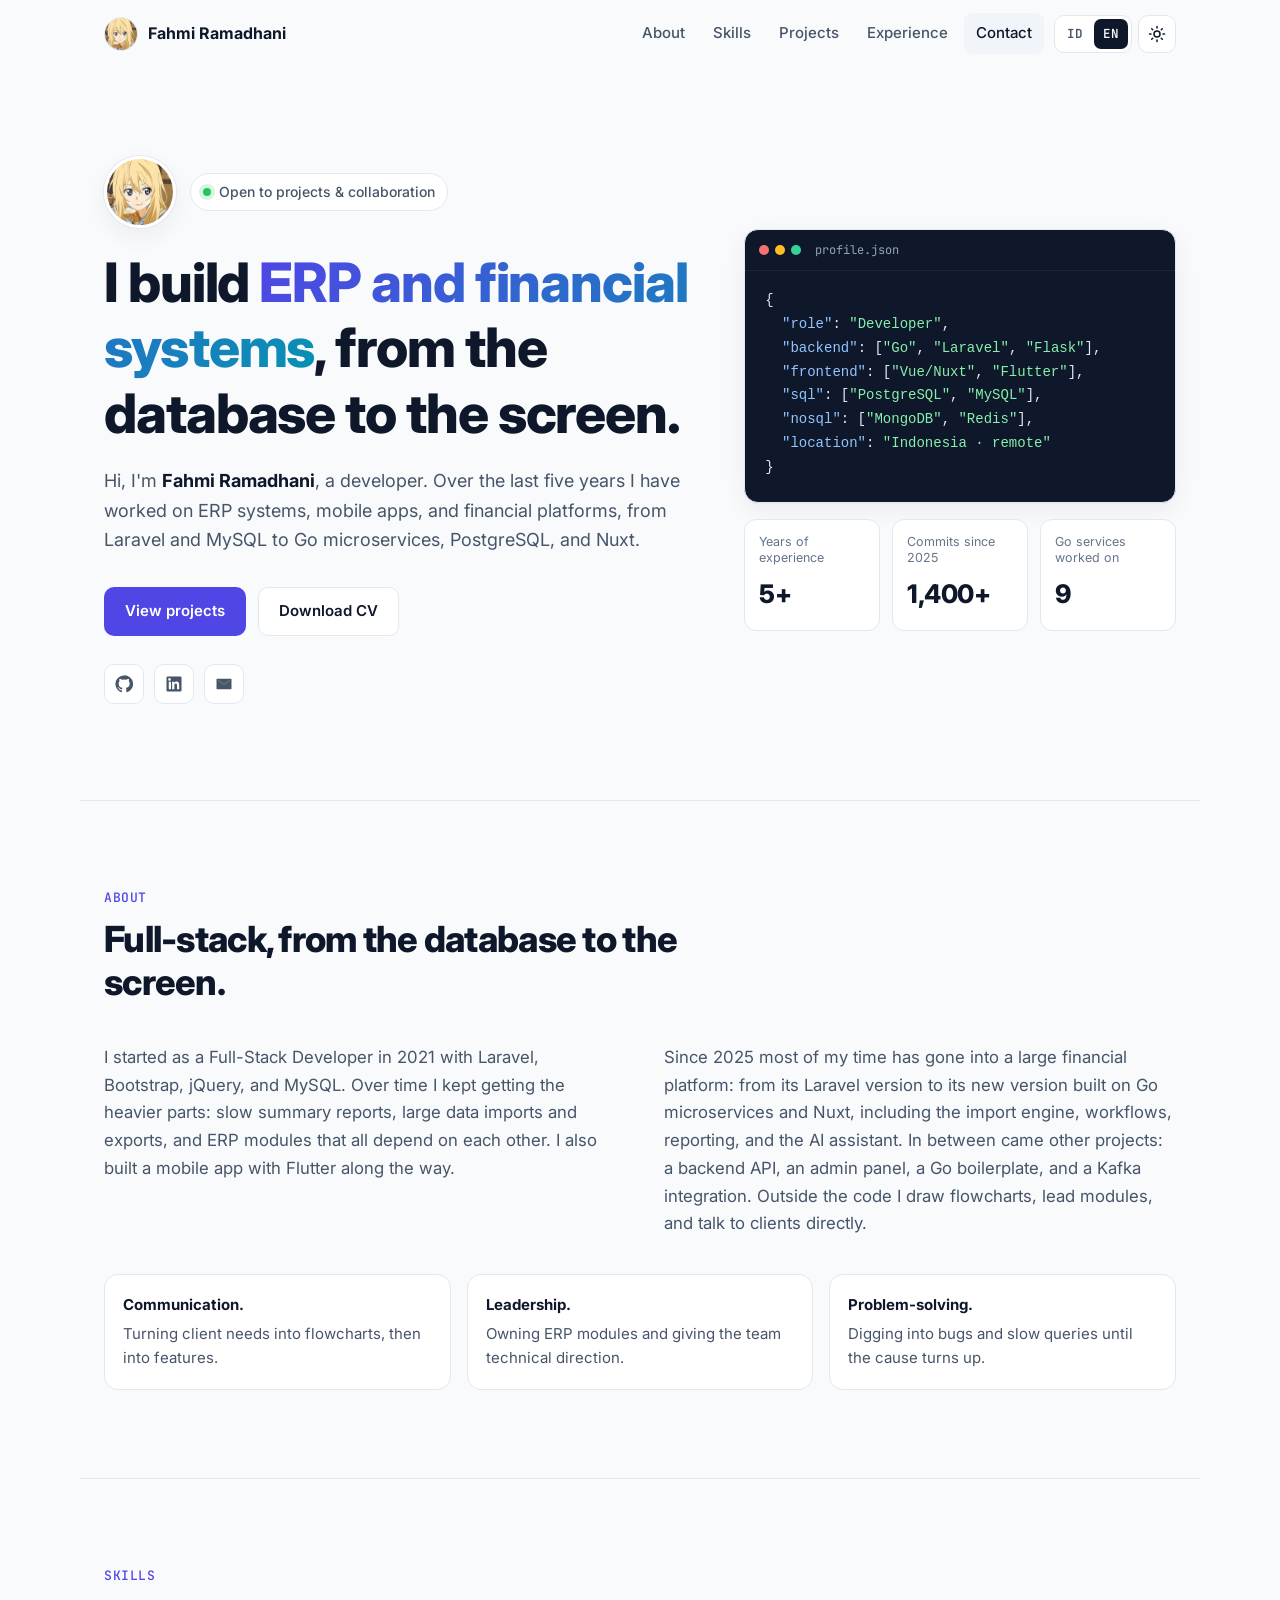
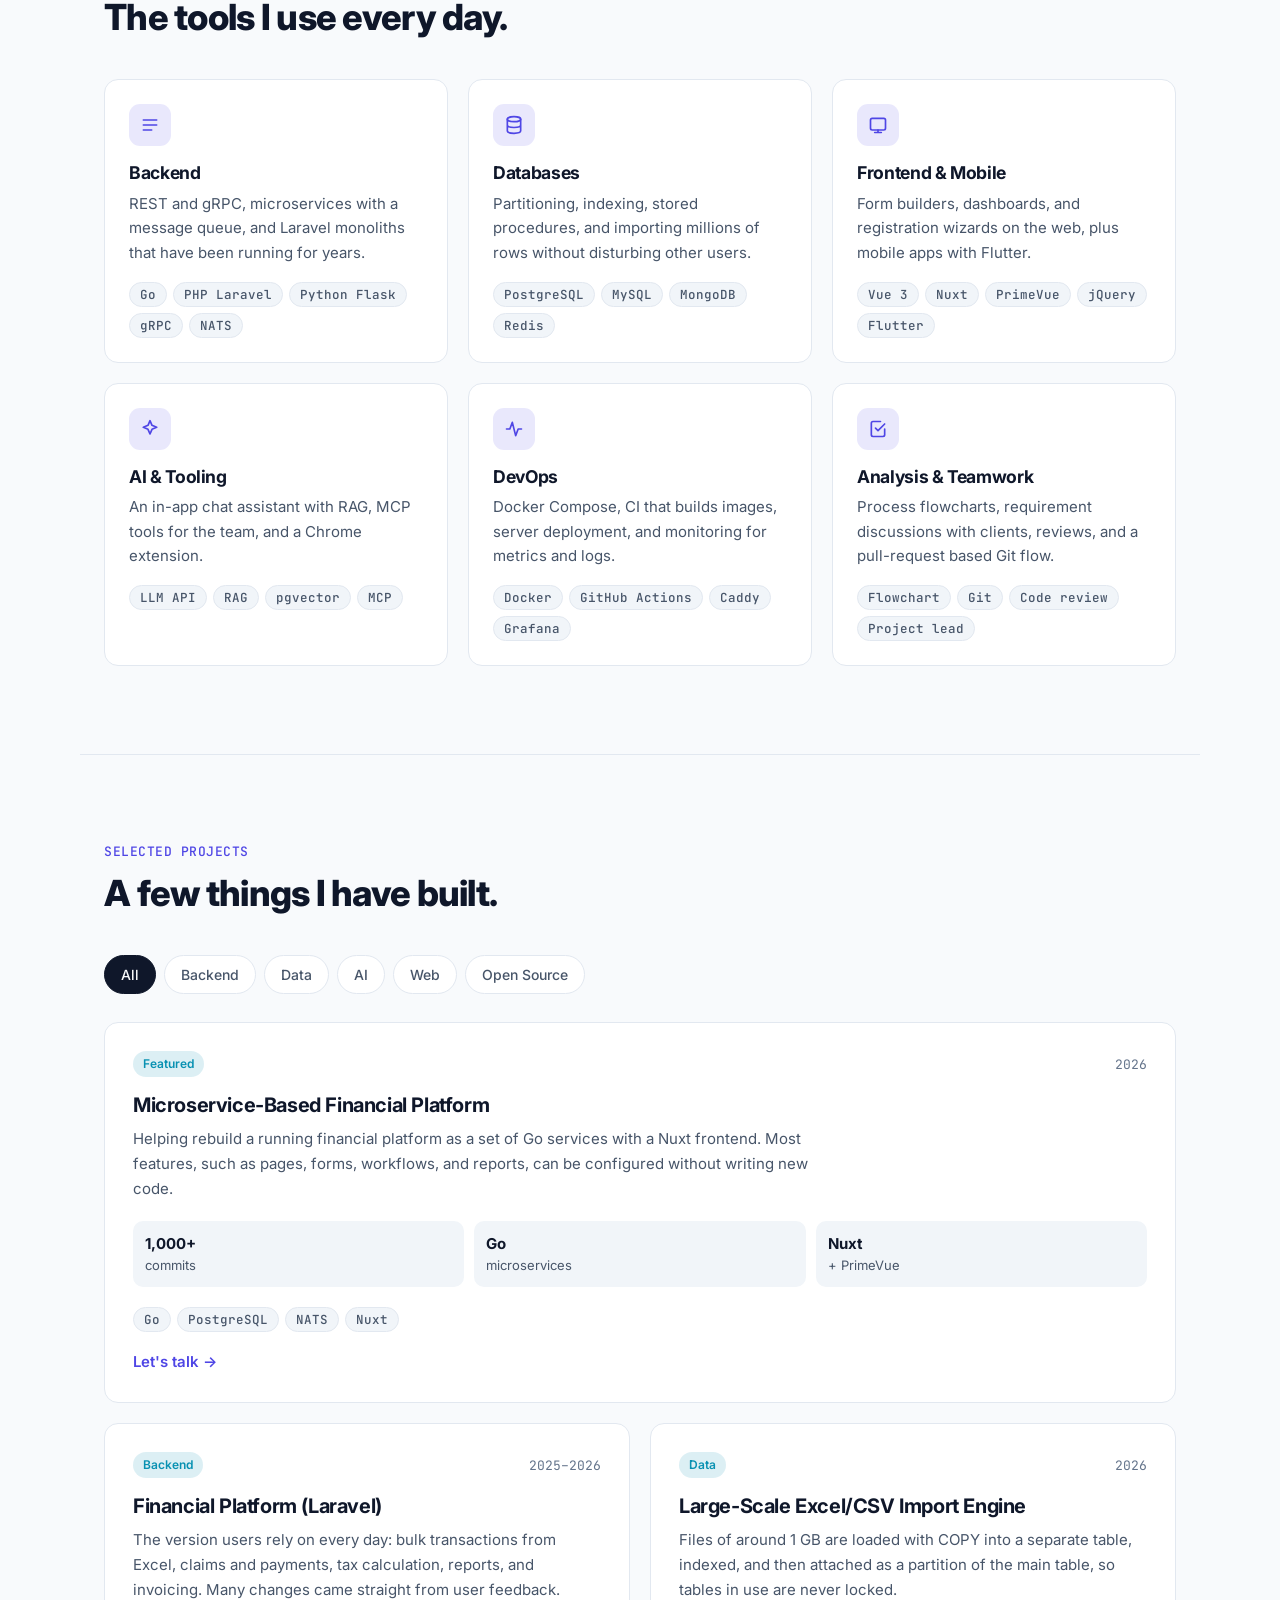
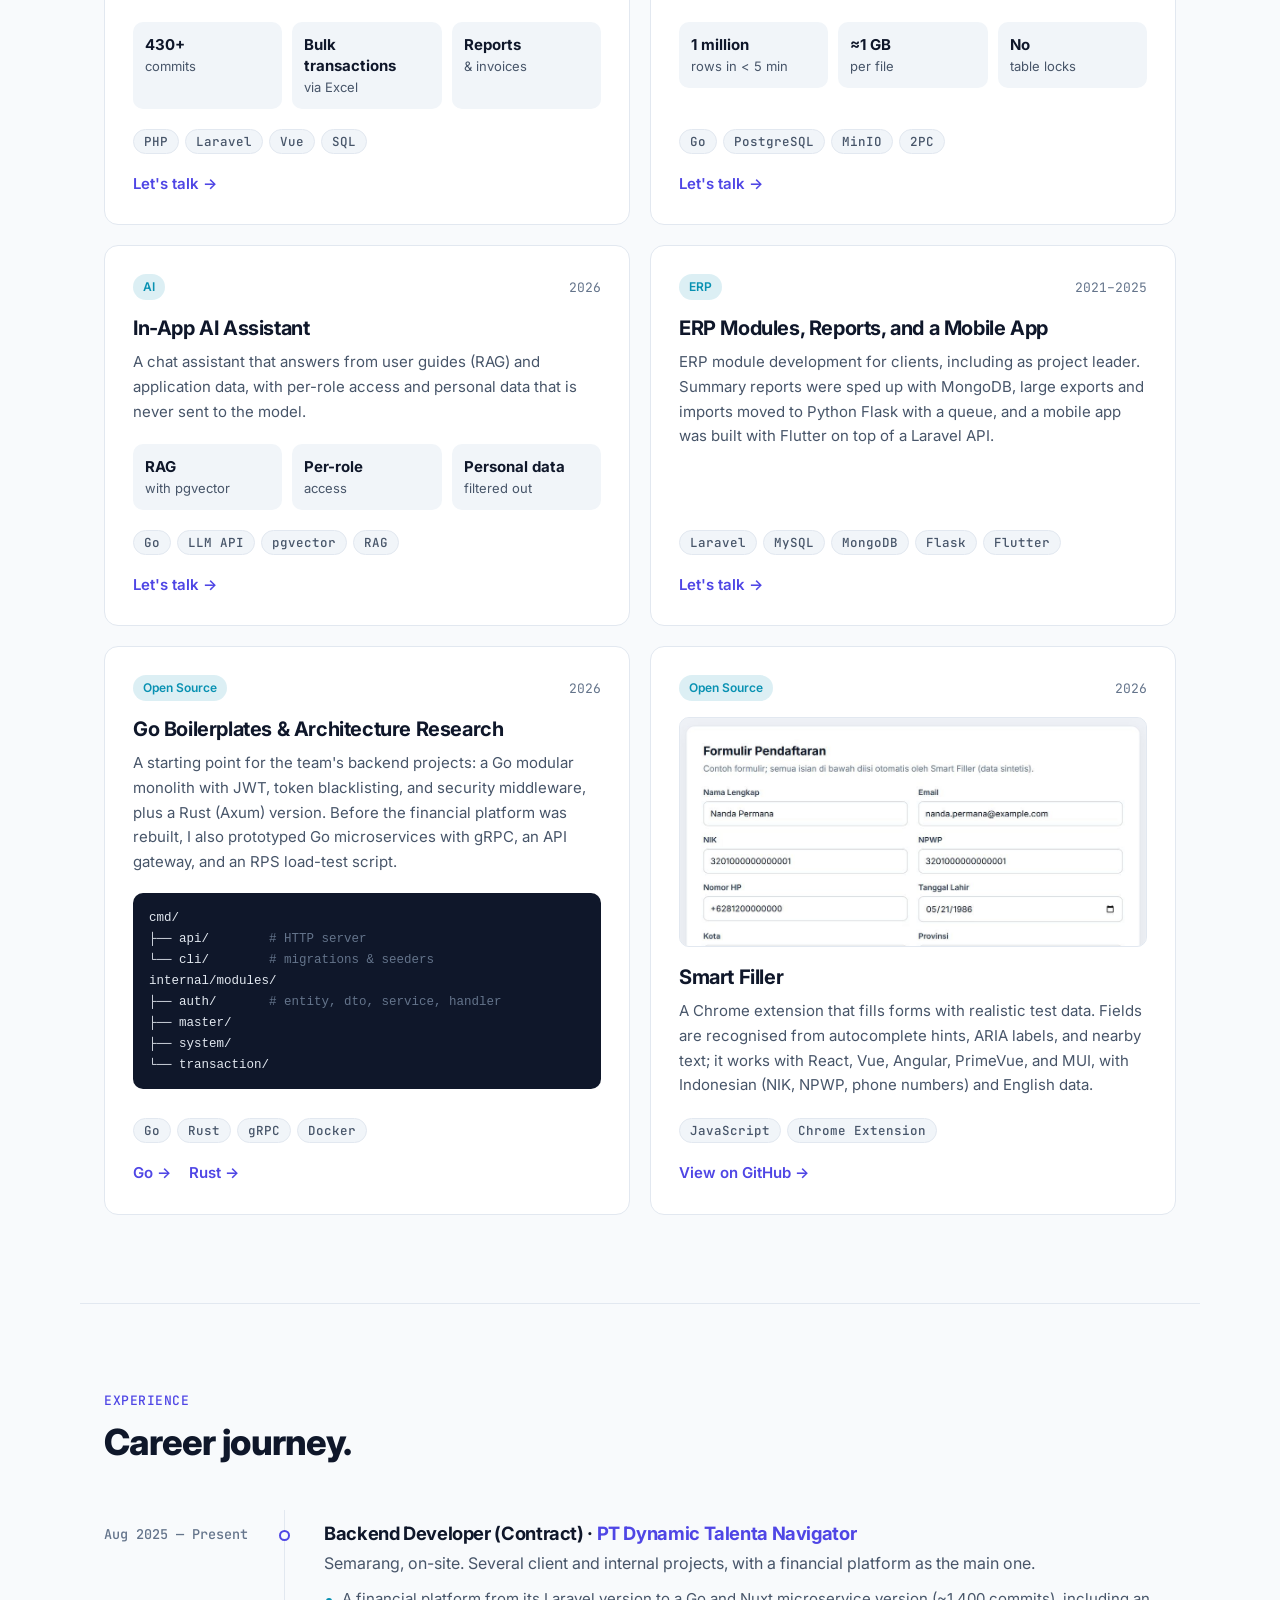
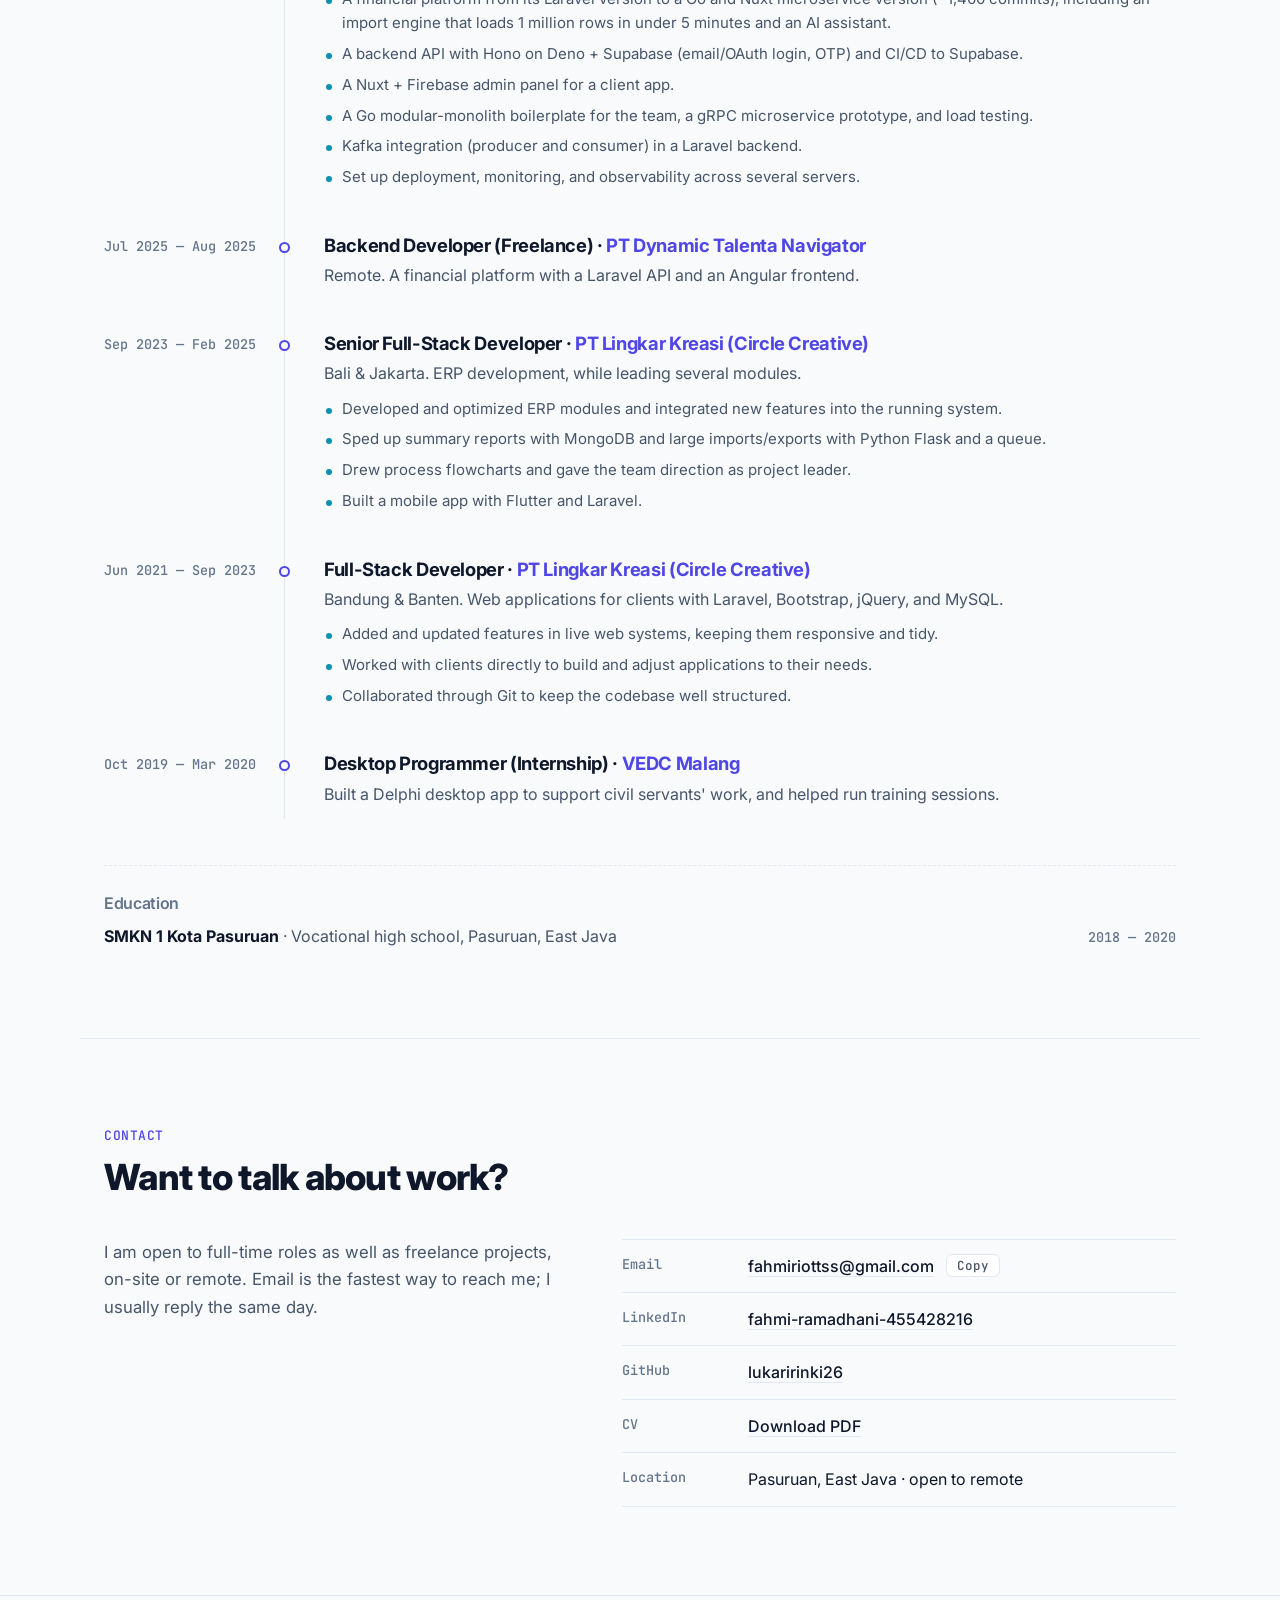
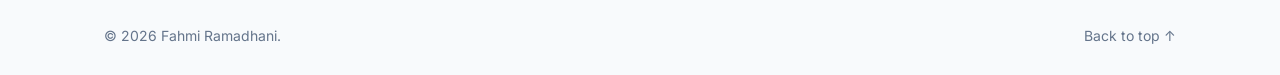
<file: index.html>
<!doctype html>
<html lang="id">
<head>
  <meta charset="utf-8">
  <meta name="viewport" content="width=device-width, initial-scale=1">
  <title data-i18n="meta.title">Fahmi Ramadhani — Developer</title>
  <meta name="description" data-i18n-attr="content:meta.description" content="Portofolio Fahmi Ramadhani, Developer. ERP, platform keuangan, dan backend dengan Laravel, Go, PostgreSQL, dan Nuxt.">
  <meta name="theme-color" content="#0f172a">
  <link rel="canonical" href="https://lukaririnki26.github.io/">

  <meta property="og:type" content="website">
  <meta property="og:title" content="Fahmi Ramadhani — Developer">
  <meta property="og:description" content="ERP, platform keuangan, dan backend dengan Laravel, Go, PostgreSQL, dan Nuxt.">
  <meta property="og:url" content="https://lukaririnki26.github.io/">
  <meta property="og:locale" content="id_ID">
  <meta property="og:locale:alternate" content="en_US">
  <meta property="og:image" content="https://lukaririnki26.github.io/assets/img/og.jpg">
  <meta property="og:image:width" content="1200">
  <meta property="og:image:height" content="630">
  <meta property="og:image:alt" content="Fahmi Ramadhani, Developer">
  <meta name="twitter:card" content="summary_large_image">
  <meta name="twitter:image" content="https://lukaririnki26.github.io/assets/img/og.jpg">

  <link rel="icon" href="/assets/img/favicon.png" type="image/png">
  <link rel="apple-touch-icon" href="/assets/img/apple-touch-icon.png">
  <link rel="preconnect" href="https://fonts.googleapis.com">
  <link rel="preconnect" href="https://fonts.gstatic.com" crossorigin>
  <link href="https://fonts.googleapis.com/css2?family=Inter:wght@400;500;600;700;800&family=JetBrains+Mono:wght@400;500&display=swap" rel="stylesheet">
  <link rel="stylesheet" href="/assets/css/style.css">

  <script>
    // Apply theme and language before first paint to avoid a flash.
    (function () {
      var root = document.documentElement;
      root.classList.add('js');
      try {
        var t = localStorage.getItem('theme');
        if (t === 'light' || t === 'dark') root.setAttribute('data-theme', t);
        var l = localStorage.getItem('lang');
        if (l !== 'id' && l !== 'en') l = /^id\b/i.test(navigator.language || '') ? 'id' : 'en';
        if (l === 'en') {
          root.classList.add('i18n-pending');
          // Safety net: show text even if i18n.js fails to load.
          setTimeout(function () { root.classList.remove('i18n-pending'); }, 1500);
        }
        root.setAttribute('data-lang', l);
      } catch (e) {}
    })();
  </script>

  <script type="application/ld+json">
  {
    "@context": "https://schema.org",
    "@type": "Person",
    "name": "Fahmi Ramadhani",
    "jobTitle": "Developer",
    "worksFor": { "@type": "Organization", "name": "PT Dynamic Talenta Navigator" },
    "url": "https://lukaririnki26.github.io/",
    "email": "mailto:fahmiriottss@gmail.com",
    "sameAs": ["https://github.com/lukaririnki26", "https://www.linkedin.com/in/fahmi-ramadhani-455428216/"]
  }
  </script>
</head>
<body>
  <a class="skip-link" href="#main" data-i18n="skip">Lewati ke konten</a>

  <header class="site-header" id="top">
    <nav class="nav container" data-i18n-attr="aria-label:nav.aria" aria-label="Navigasi utama">
      <a class="brand" href="#top" data-i18n-attr="aria-label:nav.home" aria-label="Beranda">
        <img class="brand-mark" src="/assets/img/avatar.jpg" alt="" width="34" height="34">
        <span class="brand-name">Fahmi Ramadhani</span>
      </a>

      <button class="nav-toggle" aria-expanded="false" aria-controls="nav-menu" aria-label="Buka menu">
        <span></span><span></span><span></span>
      </button>

      <ul class="nav-menu" id="nav-menu">
        <li><a href="#about" data-i18n="nav.about">Tentang</a></li>
        <li><a href="#skills" data-i18n="nav.skills">Keahlian</a></li>
        <li><a href="#projects" data-i18n="nav.projects">Proyek</a></li>
        <li><a href="#experience" data-i18n="nav.experience">Pengalaman</a></li>
        <li><a href="#contact" data-i18n="nav.contact">Kontak</a></li>
        <li class="nav-tools">
          <div class="lang-switch" role="group" data-i18n-attr="aria-label:lang.aria" aria-label="Pilih bahasa">
            <button type="button" data-lang-btn="id" aria-pressed="true" lang="id">ID</button>
            <button type="button" data-lang-btn="en" aria-pressed="false" lang="en">EN</button>
          </div>
          <button class="theme-toggle" type="button" data-i18n-attr="aria-label:theme.aria" aria-label="Ganti tema terang/gelap">
            <svg class="icon-sun" viewBox="0 0 24 24" aria-hidden="true"><circle cx="12" cy="12" r="4"/><path d="M12 2v2M12 20v2M4.9 4.9l1.4 1.4M17.7 17.7l1.4 1.4M2 12h2M20 12h2M4.9 19.1l1.4-1.4M17.7 6.3l1.4-1.4"/></svg>
            <svg class="icon-moon" viewBox="0 0 24 24" aria-hidden="true"><path d="M21 12.8A9 9 0 1 1 11.2 3a7 7 0 0 0 9.8 9.8z"/></svg>
          </button>
        </li>
      </ul>
    </nav>
  </header>

  <main id="main">
    <!-- HERO -->
    <section class="hero container">
      <div class="hero-text">
        <div class="hero-id">
          <img class="avatar" src="/assets/img/avatar.jpg" alt="Foto profil Fahmi Ramadhani" data-i18n-attr="alt:hero.avatar" width="72" height="72">
          <p class="eyebrow"><span class="dot" aria-hidden="true"></span> <span data-i18n="hero.badge">Terbuka untuk proyek &amp; kolaborasi</span></p>
        </div>
        <h1 data-i18n="hero.title">Saya membangun <span class="grad">ERP dan sistem keuangan</span>, dari database sampai layar.</h1>
        <p class="lead" data-i18n="hero.lead">
            Halo, saya <strong>Fahmi Ramadhani</strong>, seorang developer. Lima tahun terakhir saya mengerjakan ERP, aplikasi mobile, dan platform keuangan, mulai dari Laravel dan MySQL sampai microservice Go, PostgreSQL, dan Nuxt.
          </p>
        <div class="hero-cta">
          <a class="btn btn-primary" href="#projects" data-i18n="hero.cta.projects">Lihat proyek</a>
          <a class="btn btn-ghost" href="/assets/cv.pdf" download="CV-Fahmi-Ramadhani.pdf" data-i18n="hero.cta.cv">Unduh CV</a>
        </div>
        <ul class="hero-social" data-i18n-attr="aria-label:hero.social" aria-label="Tautan sosial">
          <li><a href="https://github.com/lukaririnki26" target="_blank" rel="noopener" aria-label="GitHub">
            <svg viewBox="0 0 24 24" aria-hidden="true"><path d="M12 .5a11.5 11.5 0 0 0-3.6 22.4c.6.1.8-.3.8-.6v-2c-3.2.7-3.9-1.5-3.9-1.5-.5-1.3-1.3-1.7-1.3-1.7-1-.7.1-.7.1-.7 1.2.1 1.8 1.2 1.8 1.2 1 1.8 2.8 1.3 3.5 1 .1-.8.4-1.3.7-1.6-2.6-.3-5.3-1.3-5.3-5.7 0-1.3.5-2.3 1.2-3.1-.1-.3-.5-1.5.1-3.1 0 0 1-.3 3.2 1.2a11 11 0 0 1 5.8 0c2.2-1.5 3.2-1.2 3.2-1.2.6 1.6.2 2.8.1 3.1.8.8 1.2 1.9 1.2 3.1 0 4.4-2.7 5.4-5.3 5.7.4.4.8 1.1.8 2.2v3.2c0 .3.2.7.8.6A11.5 11.5 0 0 0 12 .5z"/></svg>
          </a></li>
          <li><a href="https://www.linkedin.com/in/fahmi-ramadhani-455428216/" target="_blank" rel="noopener" aria-label="LinkedIn">
            <svg viewBox="0 0 24 24" aria-hidden="true"><path d="M20.5 2h-17A1.5 1.5 0 0 0 2 3.5v17A1.5 1.5 0 0 0 3.5 22h17a1.5 1.5 0 0 0 1.5-1.5v-17A1.5 1.5 0 0 0 20.5 2zM8 19H5V9h3zM6.5 7.7a1.8 1.8 0 1 1 0-3.5 1.8 1.8 0 0 1 0 3.5zM19 19h-3v-4.9c0-1.2 0-2.7-1.6-2.7S12.5 12.7 12.5 14v5h-3V9h2.9v1.4h.1a3.2 3.2 0 0 1 2.8-1.6c3.1 0 3.6 2 3.6 4.6z"/></svg>
          </a></li>
          <li><a href="mailto:fahmiriottss@gmail.com" aria-label="Email">
            <svg viewBox="0 0 24 24" aria-hidden="true"><path d="M3 5h18a1 1 0 0 1 1 1v12a1 1 0 0 1-1 1H3a1 1 0 0 1-1-1V6a1 1 0 0 1 1-1zm9 7.2L4 7v.3l8 5.2 8-5.2V7z"/></svg>
          </a></li>
        </ul>
      </div>

      <aside class="hero-card" data-i18n-attr="aria-label:hero.summary" aria-label="Ringkasan">
        <div class="terminal">
          <div class="terminal-bar" aria-hidden="true"><i></i><i></i><i></i><span data-i18n="code.file">profil.json</span></div>
<pre><code data-i18n="code.body">{
  <span class="k">"peran"</span>: <span class="s">"Developer"</span>,
  <span class="k">"backend"</span>: [<span class="s">"Go"</span>, <span class="s">"Laravel"</span>, <span class="s">"Flask"</span>],
  <span class="k">"frontend"</span>: [<span class="s">"Vue/Nuxt"</span>, <span class="s">"Flutter"</span>],
  <span class="k">"sql"</span>: [<span class="s">"PostgreSQL"</span>, <span class="s">"MySQL"</span>],
  <span class="k">"nosql"</span>: [<span class="s">"MongoDB"</span>, <span class="s">"Redis"</span>],
  <span class="k">"lokasi"</span>: <span class="s">"Indonesia · remote"</span>
}</code></pre>
        </div>
        <dl class="stats">
          <div><dt data-i18n="stats.years">Tahun pengalaman</dt><dd data-count>5+</dd></div>
          <div><dt data-i18n="stats.commits">Commit sejak 2025</dt><dd data-count data-i18n="stats.commits.v">1.400+</dd></div>
          <div><dt data-i18n="stats.services">Layanan Go dikerjakan</dt><dd data-count>9</dd></div>
        </dl>
      </aside>
    </section>

    <!-- ABOUT -->
    <section class="section container" id="about" aria-labelledby="about-title">
      <div class="section-head reveal">
        <p class="kicker" data-i18n="about.kicker">Tentang</p>
        <h2 id="about-title" data-i18n="about.title">Full-stack, dari database sampai layar.</h2>
      </div>
      <div class="about reveal">
        <p data-i18n="about.p1">
          Saya mulai sebagai Full-Stack Developer pada 2021 dengan Laravel, Bootstrap, jQuery, dan MySQL. Lama-lama
          saya makin sering kebagian bagian yang berat: laporan ringkasan yang lambat, import dan export data besar,
          serta modul ERP yang saling terhubung. Saya juga sempat membuat aplikasi mobile dengan Flutter.
        </p>
        <p data-i18n="about.p2">
            Sejak 2025 sebagian besar waktu saya ada di sebuah platform keuangan berskala besar: dari versi Laravel sampai versi barunya yang berbasis microservice Go dan Nuxt, termasuk engine import, workflow, laporan, dan asisten AI-nya. Di sela itu ada proyek lain: backend API, admin panel, boilerplate Go, dan integrasi Kafka. Di luar kode, saya biasa membuat flowchart, memimpin modul, dan berdiskusi langsung dengan klien.
          </p>
        <ul class="values">
          <li data-i18n="about.v1"><strong>Komunikasi.</strong> Menerjemahkan kebutuhan klien jadi flowchart, lalu jadi fitur.</li>
          <li data-i18n="about.v2"><strong>Memimpin.</strong> Memegang modul ERP dan memberi arahan teknis ke tim.</li>
          <li data-i18n="about.v3"><strong>Problem-solving.</strong> Membongkar bug dan query lambat sampai ketemu penyebabnya.</li>
        </ul>
      </div>
    </section>

    <!-- SKILLS -->
    <section class="section container" id="skills" aria-labelledby="skills-title">
      <div class="section-head reveal">
        <p class="kicker" data-i18n="skills.kicker">Keahlian</p>
        <h2 id="skills-title" data-i18n="skills.title">Alat yang saya pakai sehari-hari.</h2>
      </div>
      <div class="skills">
        <article class="skill-card reveal">
          <div class="skill-icon" aria-hidden="true">
            <svg viewBox="0 0 24 24"><path d="M4 6h16M4 12h16M4 18h10"/></svg>
          </div>
          <h3 data-i18n="skills.backend.t">Backend</h3>
          <p data-i18n="skills.backend.d">REST dan gRPC, microservice dengan message queue, sampai monolit Laravel yang sudah berjalan bertahun-tahun.</p>
          <ul class="tags"><li>Go</li><li>PHP Laravel</li><li>Python Flask</li><li>gRPC</li><li>NATS</li></ul>
        </article>
        <article class="skill-card reveal">
          <div class="skill-icon" aria-hidden="true">
            <svg viewBox="0 0 24 24"><ellipse cx="12" cy="5" rx="8" ry="3"/><path d="M4 5v14c0 1.7 3.6 3 8 3s8-1.3 8-3V5M4 12c0 1.7 3.6 3 8 3s8-1.3 8-3"/></svg>
          </div>
          <h3 data-i18n="skills.data.t">Database</h3>
          <p data-i18n="skills.data.d">Partisi, indeks, stored procedure, dan import jutaan baris tanpa mengganggu pengguna lain.</p>
          <ul class="tags"><li>PostgreSQL</li><li>MySQL</li><li>MongoDB</li><li>Redis</li></ul>
        </article>
        <article class="skill-card reveal">
          <div class="skill-icon" aria-hidden="true">
            <svg viewBox="0 0 24 24"><rect x="3" y="4" width="18" height="14" rx="2"/><path d="M8 21h8M12 18v3"/></svg>
          </div>
          <h3 data-i18n="skills.fe.t">Frontend &amp; Mobile</h3>
          <p data-i18n="skills.fe.d">Form builder, dashboard, dan wizard pendaftaran di web, plus aplikasi mobile dengan Flutter.</p>
          <ul class="tags"><li>Vue 3</li><li>Nuxt</li><li>PrimeVue</li><li>jQuery</li><li>Flutter</li></ul>
        </article>
        <article class="skill-card reveal">
          <div class="skill-icon" aria-hidden="true">
            <svg viewBox="0 0 24 24"><path d="M12 2l2.4 5.6L20 10l-5.6 2.4L12 18l-2.4-5.6L4 10l5.6-2.4z"/></svg>
          </div>
          <h3 data-i18n="skills.ai.t">AI &amp; Tooling</h3>
          <p data-i18n="skills.ai.d">Asisten chat dengan RAG di dalam aplikasi, tool MCP untuk tim, dan ekstensi Chrome.</p>
          <ul class="tags"><li>LLM API</li><li>RAG</li><li>pgvector</li><li>MCP</li></ul>
        </article>
        <article class="skill-card reveal">
          <div class="skill-icon" aria-hidden="true">
            <svg viewBox="0 0 24 24"><path d="M3 12h4l3-8 4 16 3-8h4"/></svg>
          </div>
          <h3 data-i18n="skills.ops.t">DevOps</h3>
          <p data-i18n="skills.ops.d">Docker Compose, CI yang membangun image, deploy ke server, dan monitoring metrik serta log.</p>
          <ul class="tags"><li>Docker</li><li>GitHub Actions</li><li>Caddy</li><li>Grafana</li></ul>
        </article>
        <article class="skill-card reveal">
          <div class="skill-icon" aria-hidden="true">
            <svg viewBox="0 0 24 24"><path d="M9 11l3 3 8-8"/><path d="M20 12v7a2 2 0 0 1-2 2H6a2 2 0 0 1-2-2V5a2 2 0 0 1 2-2h9"/></svg>
          </div>
          <h3 data-i18n="skills.qa.t">Analisis &amp; Kerja Tim</h3>
          <p data-i18n="skills.qa.d">Flowchart proses, diskusi kebutuhan dengan klien, review, dan alur Git berbasis pull request.</p>
          <ul class="tags"><li>Flowchart</li><li>Git</li><li>Code review</li><li>Project lead</li></ul>
        </article>
      </div>
    </section>

    <!-- PROJECTS -->
    <section class="section container" id="projects" aria-labelledby="projects-title">
      <div class="section-head reveal">
        <p class="kicker" data-i18n="projects.kicker">Proyek Pilihan</p>
        <h2 id="projects-title" data-i18n="projects.title">Beberapa hal yang pernah saya bangun.</h2>
      </div>

      <div class="filters reveal" role="group" data-i18n-attr="aria-label:projects.filter" aria-label="Saring proyek">
        <button class="chip is-active" data-filter="all" aria-pressed="true" data-i18n="projects.all">Semua</button>
        <button class="chip" data-filter="backend" aria-pressed="false">Backend</button>
        <button class="chip" data-filter="data" aria-pressed="false">Data</button>
        <button class="chip" data-filter="ai" aria-pressed="false">AI</button>
        <button class="chip" data-filter="web" aria-pressed="false">Web</button>
        <button class="chip" data-filter="oss" aria-pressed="false">Open Source</button>
      </div>

      <div class="projects">
        <article class="project project-featured reveal" data-category="backend data">
          <div class="project-top">
            <span class="project-badge" data-i18n="p1.badge">Unggulan</span>
            <span class="project-year">2026</span>
          </div>
          <h3 data-i18n="p1.t">Platform Keuangan Berbasis Microservice</h3>
          <p data-i18n="p1.d">
            Ikut membangun ulang platform keuangan yang sudah berjalan menjadi beberapa layanan Go dengan frontend Nuxt. Sebagian besar fitur, seperti halaman, formulir, alur kerja, dan laporan, bisa dikonfigurasi tanpa menulis kode baru.
          </p>
          <ul class="metrics">
            <li data-i18n="p1.m1"><strong>1.000+</strong> commit</li>
            <li data-i18n="p1.m2"><strong>Go</strong> microservice</li>
            <li data-i18n="p1.m3"><strong>Nuxt</strong> + PrimeVue</li>
          </ul>
          <ul class="tags"><li>Go</li><li>PostgreSQL</li><li>NATS</li><li>Nuxt</li></ul>
          <div class="project-links">
            <a href="#contact" data-i18n="link.discuss">Diskusikan →</a>
          </div>
        </article>

        <article class="project reveal" data-category="backend web">
          <div class="project-top">
            <span class="project-badge">Backend</span>
            <span class="project-year">2025–2026</span>
          </div>
          <h3 data-i18n="p2.t">Platform Keuangan (Laravel)</h3>
          <p data-i18n="p2.d">
            Versi yang dipakai pengguna setiap hari: transaksi massal lewat Excel, klaim dan pembayaran, perhitungan pajak, laporan, dan invoice. Banyak perubahan datang langsung dari masukan pengguna.
          </p>
          <ul class="metrics">
            <li data-i18n="p2.m1"><strong>430+</strong> commit</li>
            <li data-i18n="p2.m2"><strong>Transaksi massal</strong> via Excel</li>
            <li data-i18n="p2.m3"><strong>Laporan</strong> &amp; invoice</li>
          </ul>
          <ul class="tags"><li>PHP</li><li>Laravel</li><li>Vue</li><li>SQL</li></ul>
          <div class="project-links">
            <a href="#contact" data-i18n="link.discuss">Diskusikan →</a>
          </div>
        </article>

        <article class="project reveal" data-category="data">
          <div class="project-top">
            <span class="project-badge">Data</span>
            <span class="project-year">2026</span>
          </div>
          <h3 data-i18n="p3.t">Engine Import Excel/CSV Skala Besar</h3>
          <p data-i18n="p3.d">
            File sampai sekitar 1 GB dimuat dengan COPY ke tabel terpisah, diindeks, lalu dipasang sebagai partisi ke tabel utama, sehingga tabel yang sedang dipakai tidak terkunci.
          </p>
          <ul class="metrics">
            <li data-i18n="p3.m1"><strong>1 juta</strong> baris &lt; 5 menit</li>
            <li data-i18n="p3.m2"><strong>≈1 GB</strong> per file</li>
            <li data-i18n="p3.m3"><strong>Tanpa</strong> mengunci tabel</li>
          </ul>
          <ul class="tags"><li>Go</li><li>PostgreSQL</li><li>MinIO</li><li>2PC</li></ul>
          <div class="project-links">
            <a href="#contact" data-i18n="link.discuss">Diskusikan →</a>
          </div>
        </article>

        <article class="project reveal" data-category="ai">
          <div class="project-top">
            <span class="project-badge">AI</span>
            <span class="project-year">2026</span>
          </div>
          <h3 data-i18n="p4.t">Asisten AI di Dalam Aplikasi</h3>
          <p data-i18n="p4.d">
            Asisten chat yang menjawab dari dokumen panduan (RAG) dan data aplikasi, dengan akses per role dan data pribadi yang tidak pernah dikirim ke model.
          </p>
          <ul class="metrics">
            <li data-i18n="p4.m1"><strong>RAG</strong> dengan pgvector</li>
            <li data-i18n="p4.m2"><strong>Akses</strong> per role</li>
            <li data-i18n="p4.m3"><strong>Data pribadi</strong> tersaring</li>
          </ul>
          <ul class="tags"><li>Go</li><li>LLM API</li><li>pgvector</li><li>RAG</li></ul>
          <div class="project-links">
            <a href="#contact" data-i18n="link.discuss">Diskusikan →</a>
          </div>
        </article>

        <article class="project reveal" data-category="backend data web">
          <div class="project-top">
            <span class="project-badge">ERP</span>
            <span class="project-year">2021–2025</span>
          </div>
          <h3 data-i18n="p5.t">Modul ERP, Laporan, dan Aplikasi Mobile</h3>
          <p data-i18n="p5.d">
            Pengembangan modul ERP untuk klien, termasuk sebagai project leader. Laporan ringkasan dipercepat dengan
            MongoDB, export dan import data besar dipindah ke Python Flask dengan antrean, dan aplikasi mobile
            dibangun dengan Flutter di atas API Laravel.
          </p>
          <ul class="tags"><li>Laravel</li><li>MySQL</li><li>MongoDB</li><li>Flask</li><li>Flutter</li></ul>
          <div class="project-links">
            <a href="#contact" data-i18n="link.discuss">Diskusikan →</a>
          </div>
        </article>

        <article class="project reveal" data-category="backend oss">
          <div class="project-top">
            <span class="project-badge">Open Source</span>
            <span class="project-year">2026</span>
          </div>
          <h3 data-i18n="p9.t">Boilerplate &amp; Riset Arsitektur Go</h3>
          <p data-i18n="p9.d">
            Titik awal proyek backend tim: Go modular monolith dengan JWT, blacklist token, dan middleware keamanan, plus versi Rust (Axum). Sebelum platform keuangan dibangun ulang, saya juga membuat prototipe microservice Go dengan gRPC, API gateway, dan skrip uji beban RPS.
          </p>
          <pre class="project-code" aria-label="Struktur folder boilerplate-go" data-i18n-attr="aria-label:p9.code"><code>cmd/
├── api/        <span class="c"># HTTP server</span>
└── cli/        <span class="c"># migrations &amp; seeders</span>
internal/modules/
├── auth/       <span class="c"># entity, dto, service, handler</span>
├── master/
├── system/
└── transaction/</code></pre>
          <ul class="tags"><li>Go</li><li>Rust</li><li>gRPC</li><li>Docker</li></ul>
          <div class="project-links">
            <a href="https://github.com/lukaririnki26/boilerplate-go" target="_blank" rel="noopener">Go →</a>
            <a href="https://github.com/lukaririnki26/boilerplate-rust" target="_blank" rel="noopener">Rust →</a>
          </div>
        </article>

        <article class="project reveal" data-category="oss">
          <div class="project-top">
            <span class="project-badge">Open Source</span>
            <span class="project-year">2026</span>
          </div>
          <div class="project-shot"><img src="/assets/img/smart-filler-demo.jpg" width="1040" height="872" loading="lazy" alt="Formulir pendaftaran yang diisi otomatis oleh Smart Filler dengan data sintetis" data-i18n-attr="alt:p6.shot"></div>
          <h3>Smart Filler</h3>
          <p data-i18n="p6.d">
            Ekstensi Chrome yang mengisi form dengan data uji yang realistis. Field dikenali dari autocomplete, label
            ARIA, dan teks di sekitarnya; bekerja di React, Vue, Angular, PrimeVue, dan MUI, dengan data Indonesia
            (NIK, NPWP, nomor HP) dan Inggris.
          </p>
          <ul class="tags"><li>JavaScript</li><li>Chrome Extension</li></ul>
          <div class="project-links">
            <a href="https://github.com/lukaririnki26/smart-filler" target="_blank" rel="noopener" data-i18n="link.github">Lihat di GitHub →</a>
          </div>
        </article>
      </div>
    </section>

    <!-- EXPERIENCE -->
    <section class="section container" id="experience" aria-labelledby="experience-title">
      <div class="section-head reveal">
        <p class="kicker" data-i18n="exp.kicker">Pengalaman</p>
        <h2 id="experience-title" data-i18n="exp.title">Perjalanan kerja.</h2>
      </div>
      <ol class="timeline reveal-line">
        <li class="reveal">
          <div class="when" data-i18n="exp.0.when">Agu 2025 — Sekarang</div>
          <div class="what">
            <h3 data-i18n="exp.0.t">Backend Developer (Kontrak) · <span>PT Dynamic Talenta Navigator</span></h3>
            <p data-i18n="exp.0.d">Semarang, on-site. Beberapa proyek klien dan internal, dengan sebuah platform keuangan sebagai proyek utama.</p>
            <ul>
              <li data-i18n="exp.0.a">Platform keuangan dari versi Laravel sampai versi microservice Go dan Nuxt (±1.400 commit), termasuk engine import 1 juta baris di bawah 5 menit dan asisten AI.</li>
              <li data-i18n="exp.0.b">Backend API dengan Hono di Deno + Supabase (login email/OAuth, OTP) dan CI/CD ke Supabase.</li>
              <li data-i18n="exp.0.c">Admin panel Nuxt + Firebase untuk aplikasi klien.</li>
              <li data-i18n="exp.0.f">Boilerplate Go modular monolith untuk tim, prototipe microservice gRPC, dan uji beban.</li>
              <li data-i18n="exp.0.g">Integrasi Kafka (producer dan consumer) di backend Laravel.</li>
              <li data-i18n="exp.0.e">Menyiapkan deploy, monitoring, dan observability untuk beberapa server.</li>
            </ul>
          </div>
        </li>
        <li class="reveal">
          <div class="when" data-i18n="exp.f.when">Jul 2025 — Agu 2025</div>
          <div class="what">
            <h3 data-i18n="exp.f.t">Backend Developer (Freelance) · <span>PT Dynamic Talenta Navigator</span></h3>
            <p data-i18n="exp.f.d">Remote. Platform keuangan dengan API Laravel dan frontend Angular.</p>
          </div>
        </li>
        <li class="reveal">
          <div class="when" data-i18n="exp.1.when">Sep 2023 — Feb 2025</div>
          <div class="what">
            <h3>Senior Full-Stack Developer · <span>PT Lingkar Kreasi (Circle Creative)</span></h3>
            <p data-i18n="exp.1.d">Bali &amp; Jakarta. Pengembangan ERP, sekaligus memimpin beberapa modul.</p>
            <ul>
              <li data-i18n="exp.1.a">Mengembangkan dan mengoptimalkan modul ERP, serta mengintegrasikan fitur baru ke sistem yang sudah berjalan.</li>
              <li data-i18n="exp.1.b">Mempercepat laporan ringkasan dengan MongoDB dan import/export data besar dengan Python Flask + antrean.</li>
              <li data-i18n="exp.1.c">Membuat flowchart proses dan memberi arahan ke tim sebagai project leader.</li>
              <li data-i18n="exp.1.e">Membangun aplikasi mobile dengan Flutter dan Laravel.</li>
            </ul>
          </div>
        </li>
        <li class="reveal">
          <div class="when" data-i18n="exp.2.when">Jun 2021 — Sep 2023</div>
          <div class="what">
            <h3>Full-Stack Developer · <span>PT Lingkar Kreasi (Circle Creative)</span></h3>
            <p data-i18n="exp.2.d">Bandung &amp; Banten. Aplikasi web untuk klien dengan Laravel, Bootstrap, jQuery, dan MySQL.</p>
            <ul>
              <li data-i18n="exp.2.a">Menambah dan memperbarui fitur sistem web yang sudah berjalan, sampai responsif dan rapi.</li>
              <li data-i18n="exp.2.b">Berdiskusi langsung dengan klien untuk membuat dan menyesuaikan aplikasi.</li>
              <li data-i18n="exp.2.c">Bekerja dengan tim lewat Git supaya kode tetap terstruktur.</li>
            </ul>
          </div>
        </li>
        <li class="reveal">
          <div class="when" data-i18n="exp.3.when">Okt 2019 — Mar 2020</div>
          <div class="what">
            <h3 data-i18n="exp.3.t">Desktop Programmer (Magang) · <span>VEDC Malang</span></h3>
            <p data-i18n="exp.3.d">Membuat aplikasi desktop dengan Delphi untuk membantu kinerja ASN, dan membantu pelaksanaan pelatihan.</p>
          </div>
        </li>
      </ol>

      <div class="education reveal">
        <h3 class="education-title" data-i18n="edu.title">Pendidikan</h3>
        <div class="education-row">
          <p><strong>SMKN 1 Kota Pasuruan</strong> <span data-i18n="exp.4.d">· Sekolah menengah kejuruan, Pasuruan, Jawa Timur</span></p>
          <span class="when">2018 — 2020</span>
        </div>
      </div>
    </section>

    <!-- CONTACT -->
    <section class="section container" id="contact" aria-labelledby="contact-title">
      <div class="section-head reveal">
        <p class="kicker" data-i18n="contact.kicker">Kontak</p>
        <h2 id="contact-title" data-i18n="contact.title">Mau ngobrol soal kerjaan?</h2>
      </div>
      <div class="contact reveal">
        <p class="contact-note" data-i18n="contact.p">
          Saya sedang membuka peluang untuk posisi full-time maupun proyek freelance, on-site atau remote. Email
          paling cepat; biasanya saya balas di hari yang sama.
        </p>
        <dl class="contact-list">
          <div>
            <dt>Email</dt>
            <dd>
              <a href="mailto:fahmiriottss@gmail.com">fahmiriottss@gmail.com</a>
              <button class="copy-email" type="button" data-email="fahmiriottss@gmail.com" data-i18n="contact.copy">Salin</button>
              <span class="copy-status" role="status" aria-live="polite"></span>
            </dd>
          </div>
          <div>
            <dt>LinkedIn</dt>
            <dd><a href="https://www.linkedin.com/in/fahmi-ramadhani-455428216/" target="_blank" rel="noopener">fahmi-ramadhani-455428216</a></dd>
          </div>
          <div>
            <dt>GitHub</dt>
            <dd><a href="https://github.com/lukaririnki26" target="_blank" rel="noopener">lukaririnki26</a></dd>
          </div>
          <div>
            <dt>CV</dt>
            <dd><a href="/assets/cv.pdf" download="CV-Fahmi-Ramadhani.pdf" data-i18n="contact.cv">Unduh PDF</a></dd>
          </div>
          <div>
            <dt data-i18n="contact.loc">Lokasi</dt>
            <dd data-i18n="contact.locv">Pasuruan, Jawa Timur · bisa remote</dd>
          </div>
        </dl>
      </div>
    </section>
  </main>

  <footer class="site-footer">
    <div class="container footer-inner">
      <p>© <span id="year">2026</span> Fahmi Ramadhani.</p>
      <a href="#top" data-i18n="footer.top">Kembali ke atas ↑</a>
    </div>
  </footer>

  <script src="/assets/js/i18n.js" defer></script>
  <script src="/assets/js/main.js" defer></script>
</body>
</html>
</file>
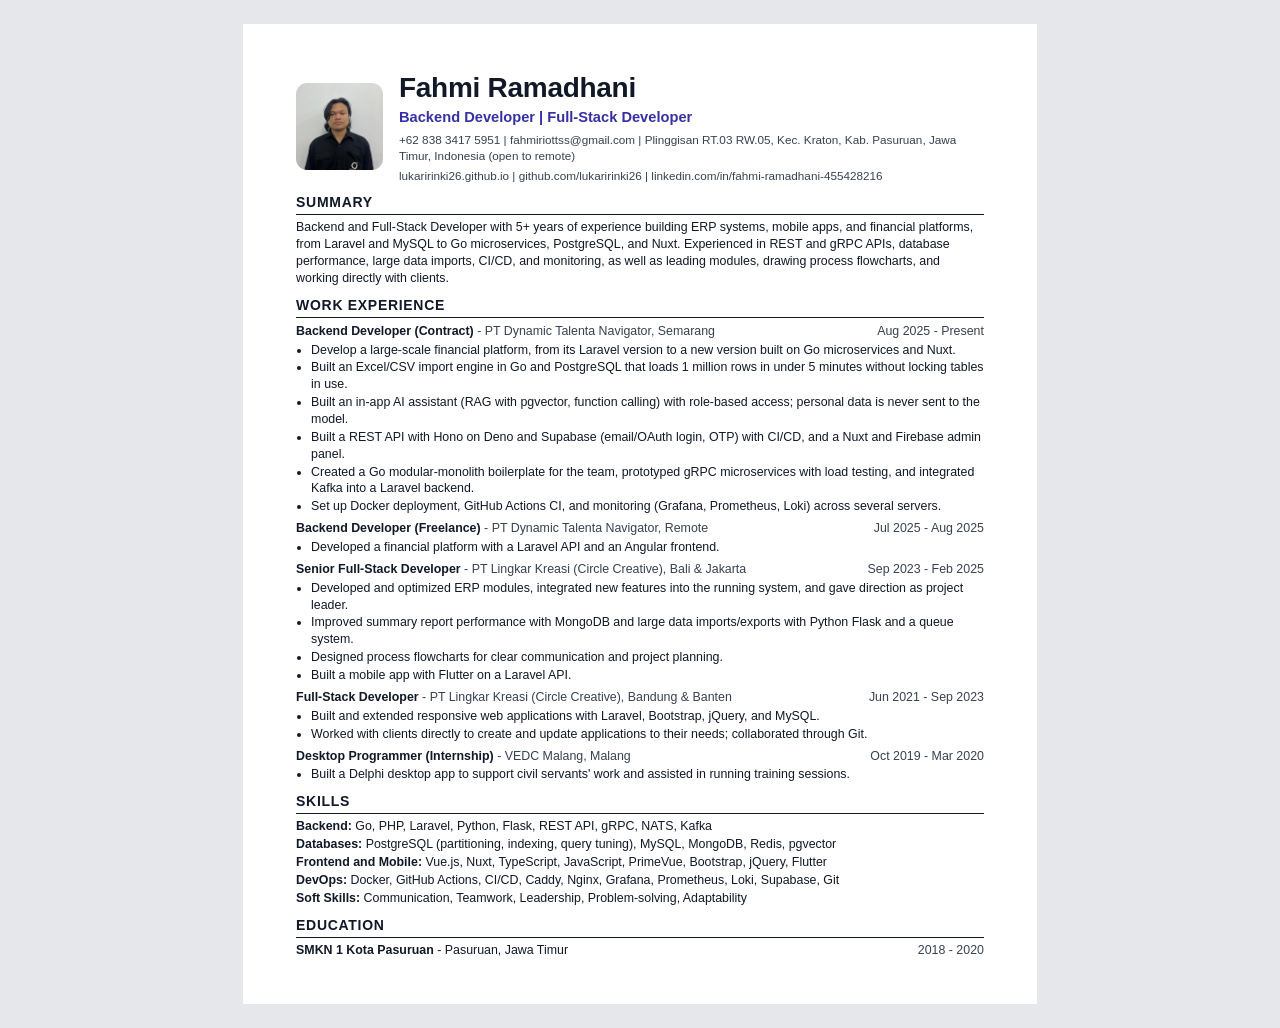
<file: cv/index.html>
<!doctype html>
<html lang="en">
<head>
<meta charset="utf-8">
<meta name="viewport" content="width=device-width, initial-scale=1">
<title>CV - Fahmi Ramadhani - Backend and Full-Stack Developer</title>
<meta name="author" content="Fahmi Ramadhani">
<meta name="robots" content="noindex">
<link rel="icon" href="/assets/img/favicon.png" type="image/png">
<!--
  Source of assets/cv.pdf. ATS-friendly: single column, standard section headings, plain text only (no tables or
  icons), static TrueType fonts (not Type 3), full URLs written out, plain hyphens in dates. The photo is decorative; ATS ignores it.
  Rebuild: brave-browser --headless=new --no-pdf-header-footer --print-to-pdf=assets/cv.pdf cv/index.html
-->
<style>
  @page { size: A4; margin: 11mm 13mm; }
  * { box-sizing: border-box; }
  html { background: #e5e7eb; }
  body {
    max-width: 210mm; margin: 24px auto; padding: 12mm 14mm; background: #fff; color: #111827;
    font: 9.3pt/1.36 Inter, Arial, sans-serif; -webkit-print-color-adjust: exact; print-color-adjust: exact;
  }
  @media print { html { background: #fff; } body { margin: 0; padding: 0; max-width: none; } }
  header { display: flex; gap: 16px; align-items: center; }
  header img { width: 23mm; height: 23mm; object-fit: cover; border-radius: 3mm; flex: none; }
  h1 { margin: 0; font-size: 21pt; font-weight: 800; letter-spacing: -0.01em; }
  .headline { margin: 1px 0 0; font-size: 11pt; font-weight: 600; color: #3730a3; }
  .contact { margin: 4px 0 0; color: #374151; font-size: 8.8pt; }
  .contact a { color: inherit; text-decoration: none; }
  h2 {
    margin: 9px 0 4px; padding-bottom: 2px; border-bottom: 1.5px solid #111827;
    font-size: 10.5pt; font-weight: 700; text-transform: uppercase; letter-spacing: .05em;
  }
  p { margin: 0; }
  .job { margin-top: 5px; break-inside: avoid; }
  .job-head { display: flex; justify-content: space-between; gap: 12px; }
  .job-title { font-weight: 700; }
  .org { color: #374151; }
  .when { color: #374151; white-space: nowrap; }
  ul { margin: 2px 0 0; padding-left: 15px; }
  li { margin: 1px 0; }
  .skills p { margin: 1px 0; }
  a { color: #3730a3; }
</style>
</head>
<body>
  <header>
    <img src="photo.jpg" alt="Photo of Fahmi Ramadhani">
    <div>
      <h1>Fahmi Ramadhani</h1>
      <p class="headline">Backend Developer | Full-Stack Developer</p>
      <p class="contact">
        +62 838 3417 5951 | <a href="mailto:fahmiriottss@gmail.com">fahmiriottss@gmail.com</a> |
        Plinggisan RT.03 RW.05, Kec. Kraton, Kab. Pasuruan, Jawa Timur, Indonesia (open to remote)
      </p>
      <p class="contact">
        <a href="https://lukaririnki26.github.io/">lukaririnki26.github.io</a> |
        <a href="https://github.com/lukaririnki26">github.com/lukaririnki26</a> |
        <a href="https://www.linkedin.com/in/fahmi-ramadhani-455428216/">linkedin.com/in/fahmi-ramadhani-455428216</a>
      </p>
    </div>
  </header>

  <h2>Summary</h2>
  <p>
    Backend and Full-Stack Developer with 5+ years of experience building ERP systems, mobile apps, and financial
    platforms, from Laravel and MySQL to Go microservices, PostgreSQL, and Nuxt. Experienced in REST and gRPC APIs,
    database performance, large data imports, CI/CD, and monitoring, as well as leading modules, drawing process
    flowcharts, and working directly with clients.
  </p>

  <h2>Work Experience</h2>
  <div class="job">
    <div class="job-head">
      <p><span class="job-title">Backend Developer (Contract)</span> <span class="org">- PT Dynamic Talenta Navigator, Semarang</span></p>
      <p class="when">Aug 2025 - Present</p>
    </div>
    <ul>
      <li>Develop a large-scale financial platform, from its Laravel version to a new version built on Go microservices and Nuxt.</li>
      <li>Built an Excel/CSV import engine in Go and PostgreSQL that loads 1 million rows in under 5 minutes without locking tables in use.</li>
      <li>Built an in-app AI assistant (RAG with pgvector, function calling) with role-based access; personal data is never sent to the model.</li>
      <li>Built a REST API with Hono on Deno and Supabase (email/OAuth login, OTP) with CI/CD, and a Nuxt and Firebase admin panel.</li>
      <li>Created a Go modular-monolith boilerplate for the team, prototyped gRPC microservices with load testing, and integrated Kafka into a Laravel backend.</li>
      <li>Set up Docker deployment, GitHub Actions CI, and monitoring (Grafana, Prometheus, Loki) across several servers.</li>
    </ul>
  </div>
  <div class="job">
    <div class="job-head">
      <p><span class="job-title">Backend Developer (Freelance)</span> <span class="org">- PT Dynamic Talenta Navigator, Remote</span></p>
      <p class="when">Jul 2025 - Aug 2025</p>
    </div>
    <ul>
      <li>Developed a financial platform with a Laravel API and an Angular frontend.</li>
    </ul>
  </div>
  <div class="job">
    <div class="job-head">
      <p><span class="job-title">Senior Full-Stack Developer</span> <span class="org">- PT Lingkar Kreasi (Circle Creative), Bali &amp; Jakarta</span></p>
      <p class="when">Sep 2023 - Feb 2025</p>
    </div>
    <ul>
      <li>Developed and optimized ERP modules, integrated new features into the running system, and gave direction as project leader.</li>
      <li>Improved summary report performance with MongoDB and large data imports/exports with Python Flask and a queue system.</li>
      <li>Designed process flowcharts for clear communication and project planning.</li>
      <li>Built a mobile app with Flutter on a Laravel API.</li>
    </ul>
  </div>
  <div class="job">
    <div class="job-head">
      <p><span class="job-title">Full-Stack Developer</span> <span class="org">- PT Lingkar Kreasi (Circle Creative), Bandung &amp; Banten</span></p>
      <p class="when">Jun 2021 - Sep 2023</p>
    </div>
    <ul>
      <li>Built and extended responsive web applications with Laravel, Bootstrap, jQuery, and MySQL.</li>
      <li>Worked with clients directly to create and update applications to their needs; collaborated through Git.</li>
    </ul>
  </div>
  <div class="job">
    <div class="job-head">
      <p><span class="job-title">Desktop Programmer (Internship)</span> <span class="org">- VEDC Malang, Malang</span></p>
      <p class="when">Oct 2019 - Mar 2020</p>
    </div>
    <ul>
      <li>Built a Delphi desktop app to support civil servants' work and assisted in running training sessions.</li>
    </ul>
  </div>

  <h2>Skills</h2>
  <div class="skills">
    <p><strong>Backend:</strong> Go, PHP, Laravel, Python, Flask, REST API, gRPC, NATS, Kafka</p>
    <p><strong>Databases:</strong> PostgreSQL (partitioning, indexing, query tuning), MySQL, MongoDB, Redis, pgvector</p>
    <p><strong>Frontend and Mobile:</strong> Vue.js, Nuxt, TypeScript, JavaScript, PrimeVue, Bootstrap, jQuery, Flutter</p>
    <p><strong>DevOps:</strong> Docker, GitHub Actions, CI/CD, Caddy, Nginx, Grafana, Prometheus, Loki, Supabase, Git</p>
    <p><strong>Soft Skills:</strong> Communication, Teamwork, Leadership, Problem-solving, Adaptability</p>
  </div>

  <h2>Education</h2>
  <div class="job-head">
    <p><strong>SMKN 1 Kota Pasuruan</strong> - Pasuruan, Jawa Timur</p>
    <p class="when">2018 - 2020</p>
  </div>
</body>
</html>
</file>
<file: assets/css/style.css>
/* ===== Color and size tokens ===== */
:root {
  --bg: #f8fafc;
  --bg-soft: #f1f5f9;
  --surface: #ffffff;
  --border: #e2e8f0;
  --text: #0f172a;
  --muted: #475569;
  --subtle: #64748b;
  --primary: #4f46e5;
  --primary-ink: #ffffff;
  --accent: #0891b2;
  --grad: linear-gradient(120deg, #4f46e5 0%, #0891b2 100%);
  --code-bg: #0f172a;
  --code-text: #e2e8f0;
  --shadow: 0 1px 2px rgb(15 23 42 / 0.04), 0 8px 24px rgb(15 23 42 / 0.06);
  --radius: 14px;
  --maxw: 1120px;
  --header-h: 68px;
  color-scheme: light;
}

@media (prefers-color-scheme: dark) {
  :root:not([data-theme="light"]) {
    --bg: #0b1120;
    --bg-soft: #111a2e;
    --surface: #111827;
    --border: #1f2a3d;
    --text: #e5e7eb;
    --muted: #a3adbd;
    --subtle: #8391a7;
    --primary: #818cf8;
    --primary-ink: #0b1120;
    --accent: #22d3ee;
    --grad: linear-gradient(120deg, #818cf8 0%, #22d3ee 100%);
    --code-bg: #0a0f1c;
    --shadow: 0 1px 2px rgb(0 0 0 / 0.3), 0 8px 24px rgb(0 0 0 / 0.3);
    color-scheme: dark;
  }
}

:root[data-theme="dark"] {
  --bg: #0b1120;
  --bg-soft: #111a2e;
  --surface: #111827;
  --border: #1f2a3d;
  --text: #e5e7eb;
  --muted: #a3adbd;
  --subtle: #8391a7;
  --primary: #818cf8;
  --primary-ink: #0b1120;
  --accent: #22d3ee;
  --grad: linear-gradient(120deg, #818cf8 0%, #22d3ee 100%);
  --code-bg: #0a0f1c;
  --shadow: 0 1px 2px rgb(0 0 0 / 0.3), 0 8px 24px rgb(0 0 0 / 0.3);
  color-scheme: dark;
}

/* ===== Base ===== */
*, *::before, *::after { box-sizing: border-box; }
html { scroll-behavior: smooth; scroll-padding-top: calc(var(--header-h) + 12px); }
body {
  margin: 0;
  background: var(--bg);
  color: var(--text);
  font-family: "Inter", system-ui, -apple-system, "Segoe UI", Roboto, sans-serif;
  font-size: 16px;
  line-height: 1.65;
  -webkit-font-smoothing: antialiased;
  overflow-x: hidden;
}
img, svg { display: block; max-width: 100%; }
a { color: inherit; text-decoration: none; }
h1, h2, h3 { line-height: 1.2; margin: 0; letter-spacing: -0.02em; }
p { margin: 0; }
ul, ol { margin: 0; padding: 0; list-style: none; }
button { font: inherit; color: inherit; }
:focus-visible { outline: 2px solid var(--primary); outline-offset: 3px; border-radius: 6px; }

.container { width: 100%; max-width: var(--maxw); margin: 0 auto; padding: 0 24px; }
@media (max-width: 640px) { .container { padding: 0 16px; } }

.skip-link {
  position: absolute; left: 16px; top: -48px; z-index: 100;
  background: var(--primary); color: var(--primary-ink);
  padding: 8px 14px; border-radius: 8px; font-weight: 600;
}
.skip-link:focus { top: 12px; }

/* ===== Header ===== */
.site-header {
  position: sticky; top: 0; z-index: 50;
  height: var(--header-h);
  background: color-mix(in srgb, var(--bg) 80%, transparent);
  backdrop-filter: saturate(160%) blur(12px);
  -webkit-backdrop-filter: saturate(160%) blur(12px);
  border-bottom: 1px solid transparent;
  transition: border-color .2s;
}
.site-header.is-scrolled { border-bottom-color: var(--border); }
.nav { height: 100%; display: flex; align-items: center; justify-content: space-between; gap: 16px; }
.brand { display: flex; align-items: center; gap: 10px; font-weight: 700; }
.brand-mark { width: 34px; height: 34px; border-radius: 50%; object-fit: cover; border: 1px solid var(--border); }
.nav-menu { display: flex; align-items: center; gap: 4px; }
.nav-menu a {
  display: block; padding: 8px 12px; border-radius: 8px;
  color: var(--muted); font-size: 15px; font-weight: 500; transition: color .15s, background .15s;
}
.nav-menu a:hover, .nav-menu a.is-active { color: var(--text); background: var(--bg-soft); }

/* Hide text briefly until the translation is applied (only when the language differs from the HTML). */
.i18n-pending [data-i18n] { visibility: hidden; }

.nav-tools { display: flex; align-items: center; gap: 6px; margin-left: 6px; }
.lang-switch {
  display: inline-flex; padding: 3px; gap: 2px; height: 38px;
  border: 1px solid var(--border); border-radius: 10px; background: var(--surface);
}
.lang-switch button {
  min-width: 34px; padding: 0 8px; border: 0; border-radius: 7px; background: transparent;
  color: var(--muted); font: 600 12.5px "JetBrains Mono", monospace; letter-spacing: .03em; cursor: pointer;
  transition: background .15s, color .15s;
}
.lang-switch button:hover { color: var(--text); }
.lang-switch button.is-active { background: var(--text); color: var(--bg); }

.theme-toggle {
  display: grid; place-items: center; width: 38px; height: 38px;
  border: 1px solid var(--border); border-radius: 10px; background: var(--surface); cursor: pointer;
}
.theme-toggle svg { width: 18px; height: 18px; fill: none; stroke: currentColor; stroke-width: 2; stroke-linecap: round; }
.theme-toggle .icon-moon { display: none; }
:root[data-theme="dark"] .theme-toggle .icon-sun { display: none; }
:root[data-theme="dark"] .theme-toggle .icon-moon { display: block; }
@media (prefers-color-scheme: dark) {
  :root:not([data-theme="light"]) .theme-toggle .icon-sun { display: none; }
  :root:not([data-theme="light"]) .theme-toggle .icon-moon { display: block; }
}

.nav-toggle {
  display: none; width: 40px; height: 40px; border: 1px solid var(--border); border-radius: 10px;
  background: var(--surface); cursor: pointer; flex-direction: column; justify-content: center; align-items: center; gap: 4px;
}
.nav-toggle span { display: block; width: 18px; height: 2px; background: currentColor; border-radius: 2px; transition: transform .2s, opacity .2s; }
.nav-toggle[aria-expanded="true"] span:nth-child(1) { transform: translateY(6px) rotate(45deg); }
.nav-toggle[aria-expanded="true"] span:nth-child(2) { opacity: 0; }
.nav-toggle[aria-expanded="true"] span:nth-child(3) { transform: translateY(-6px) rotate(-45deg); }

@media (max-width: 820px) {
  .nav-toggle { display: flex; }
  .nav-menu {
    position: absolute; top: var(--header-h); left: 0; right: 0;
    flex-direction: column; align-items: stretch; gap: 2px; padding: 12px 16px 18px;
    background: var(--bg); border-bottom: 1px solid var(--border);
    transform: translateY(-8px); opacity: 0; visibility: hidden; transition: all .2s;
  }
  .nav-menu.is-open { transform: none; opacity: 1; visibility: visible; }
  .nav-menu a { padding: 12px; }
  .nav-tools { margin: 8px 0 0; gap: 8px; }
  .lang-switch { flex: 1; height: 42px; }
  .lang-switch button { flex: 1; }
  .theme-toggle { width: 42px; height: 42px; }
}

/* ===== Buttons ===== */
.btn {
  display: inline-flex; align-items: center; justify-content: center; gap: 8px;
  padding: 11px 20px; border-radius: 10px; font-weight: 600; font-size: 15px;
  border: 1px solid transparent; cursor: pointer; transition: transform .15s, background .15s, border-color .15s;
}
.btn:hover { transform: translateY(-1px); }
.btn-primary { background: var(--primary); color: var(--primary-ink); }
.btn-primary:hover { background: color-mix(in srgb, var(--primary) 88%, #000); }
.btn-ghost { background: var(--surface); border-color: var(--border); color: var(--text); }
.btn-ghost:hover { border-color: var(--subtle); }
.btn-lg { padding: 14px 24px; font-size: 16px; }

/* ===== Hero ===== */
.hero {
  display: grid; grid-template-columns: 1.15fr .85fr; gap: 56px; align-items: center;
  padding-top: 88px; padding-bottom: 96px;
}
.hero-id { display: flex; align-items: center; flex-wrap: wrap; gap: 14px; margin-bottom: 22px; }
.avatar {
  width: 72px; height: 72px; border-radius: 50%; object-fit: cover;
  border: 3px solid var(--surface); box-shadow: 0 0 0 1px var(--border), var(--shadow);
}
.eyebrow {
  display: inline-flex; align-items: center; gap: 8px; padding: 6px 12px;
  border: 1px solid var(--border); border-radius: 999px; background: var(--surface);
  color: var(--muted); font-size: 14px; font-weight: 500;
}
.dot { width: 8px; height: 8px; border-radius: 50%; background: #22c55e; box-shadow: 0 0 0 4px rgb(34 197 94 / .18); }
.hero h1 { font-size: clamp(2.1rem, 4.6vw, 3.4rem); font-weight: 800; }
.grad { background: var(--grad); -webkit-background-clip: text; background-clip: text; color: transparent; }
.lead { margin-top: 20px; color: var(--muted); font-size: 1.125rem; max-width: 58ch; }
.lead strong { color: var(--text); }
.hero-cta { display: flex; flex-wrap: wrap; gap: 12px; margin-top: 32px; }
.hero-social { display: flex; gap: 10px; margin-top: 28px; }
.hero-social a {
  display: grid; place-items: center; width: 40px; height: 40px; border-radius: 10px;
  border: 1px solid var(--border); background: var(--surface); color: var(--muted); transition: color .15s, border-color .15s;
}
.hero-social a:hover { color: var(--text); border-color: var(--subtle); }
.hero-social svg { width: 18px; height: 18px; fill: currentColor; }

.hero-card { display: grid; gap: 16px; }
.terminal { border-radius: var(--radius); background: var(--code-bg); box-shadow: var(--shadow); overflow: hidden; border: 1px solid var(--border); }
.terminal-bar { display: flex; align-items: center; gap: 6px; padding: 12px 14px; border-bottom: 1px solid rgb(255 255 255 / .06); }
.terminal-bar i { width: 10px; height: 10px; border-radius: 50%; background: #334155; }
.terminal-bar i:nth-child(1) { background: #f87171; }
.terminal-bar i:nth-child(2) { background: #fbbf24; }
.terminal-bar i:nth-child(3) { background: #34d399; }
.terminal-bar span { margin-left: 8px; color: #94a3b8; font: 12px "JetBrains Mono", monospace; }
.terminal pre { margin: 0; padding: 18px 20px 22px; overflow-x: auto; color: var(--code-text); font: 14px/1.7 "JetBrains Mono", ui-monospace, monospace; }
.terminal .k { color: #93c5fd; }
.terminal .s { color: #86efac; }

.stats { display: grid; grid-template-columns: repeat(3, 1fr); gap: 12px; margin: 0; }
.stats div { padding: 14px; border: 1px solid var(--border); border-radius: 12px; background: var(--surface); }
.stats dt { color: var(--subtle); font-size: 12.5px; line-height: 1.35; }
.stats dd { margin: 6px 0 0; font-size: 1.6rem; font-weight: 800; letter-spacing: -0.02em; }

@media (max-width: 900px) {
  .hero { grid-template-columns: 1fr; gap: 40px; padding-top: 56px; padding-bottom: 64px; }
}

/* ===== Section ===== */
.section { padding-top: 88px; padding-bottom: 88px; border-top: 1px solid var(--border); }
@media (max-width: 640px) { .section { padding-top: 64px; padding-bottom: 64px; } }
.section-head { max-width: 680px; margin-bottom: 40px; }
.kicker { color: var(--primary); font: 500 13px "JetBrains Mono", monospace; letter-spacing: .04em; text-transform: uppercase; margin-bottom: 12px; }
.section h2 { font-size: clamp(1.6rem, 3vw, 2.25rem); font-weight: 800; }

/* About */
.about { display: grid; grid-template-columns: 1fr 1fr; gap: 24px 48px; color: var(--muted); font-size: 1.05rem; }
.values { grid-column: 1 / -1; display: grid; grid-template-columns: repeat(3, 1fr); gap: 16px; margin-top: 12px; }
.values li { padding: 18px; border: 1px solid var(--border); border-radius: var(--radius); background: var(--surface); font-size: 15px; }
.values strong { display: block; color: var(--text); margin-bottom: 4px; }
@media (max-width: 820px) { .about, .values { grid-template-columns: 1fr; } }

/* Skills */
.skills { display: grid; grid-template-columns: repeat(3, 1fr); gap: 20px; }
@media (max-width: 960px) { .skills { grid-template-columns: repeat(2, 1fr); } }
@media (max-width: 620px) { .skills { grid-template-columns: 1fr; } }
.skill-card {
  padding: 24px; border: 1px solid var(--border); border-radius: var(--radius); background: var(--surface);
  transition: transform .2s, box-shadow .2s, border-color .2s;
}
.skill-card:hover { transform: translateY(-3px); box-shadow: var(--shadow); border-color: color-mix(in srgb, var(--primary) 40%, var(--border)); }
.skill-icon {
  display: grid; place-items: center; width: 42px; height: 42px; margin-bottom: 16px; border-radius: 11px;
  background: color-mix(in srgb, var(--primary) 12%, transparent); color: var(--primary);
}
.skill-icon { transition: transform .25s ease; }
.skill-card:hover .skill-icon { transform: translateY(-2px) rotate(-4deg); }
.skill-icon svg { width: 20px; height: 20px; fill: none; stroke: currentColor; stroke-width: 2; stroke-linecap: round; stroke-linejoin: round; }
.skill-card h3 { font-size: 1.1rem; margin-bottom: 8px; }
.skill-card p { color: var(--muted); font-size: 15px; }

.tags { display: flex; flex-wrap: wrap; gap: 6px; margin-top: 16px; }
.tags li {
  padding: 3px 10px; border-radius: 999px; background: var(--bg-soft); border: 1px solid var(--border);
  color: var(--muted); font: 500 12.5px "JetBrains Mono", monospace;
}

/* Projects */
.filters { display: flex; flex-wrap: wrap; gap: 8px; margin-bottom: 28px; }
.chip {
  padding: 7px 16px; border-radius: 999px; border: 1px solid var(--border); background: var(--surface);
  color: var(--muted); font-size: 14px; font-weight: 500; cursor: pointer; transition: all .15s;
}
.chip:hover { color: var(--text); }
.chip.is-active { background: var(--text); color: var(--bg); border-color: var(--text); }

.projects { display: grid; grid-template-columns: repeat(2, 1fr); gap: 20px; }
@media (max-width: 820px) { .projects { grid-template-columns: 1fr; } }
.project {
  display: flex; flex-direction: column; padding: 28px; border: 1px solid var(--border); border-radius: var(--radius);
  background: var(--surface); transition: transform .2s, box-shadow .2s;
}
.project:hover { transform: translateY(-3px); box-shadow: var(--shadow); }
.project[hidden] { display: none; }
.project-featured { grid-column: 1 / -1; }
.project-featured > p { max-width: 75ch; }
.project-top { display: flex; justify-content: space-between; align-items: center; margin-bottom: 16px; }
.project-badge {
  padding: 3px 10px; border-radius: 999px; font-size: 12px; font-weight: 600;
  background: color-mix(in srgb, var(--accent) 14%, transparent); color: var(--accent);
}
.project-year { color: var(--subtle); font: 13px "JetBrains Mono", monospace; }
.project-shot { margin-bottom: 18px; overflow: hidden; border-radius: 10px; border: 1px solid var(--border); background: var(--bg-soft); }
.project-shot { height: 230px; }
.project-shot img { width: 100%; height: 100%; object-fit: cover; object-position: top; transition: transform .5s ease; }
:root[data-theme="dark"] .project-shot img { filter: brightness(.82); }
@media (prefers-color-scheme: dark) { :root:not([data-theme="light"]) .project-shot img { filter: brightness(.82); } }
.project:hover .project-shot img { transform: scale(1.025); }
.project-code {
  margin: 18px 0 0; padding: 14px 16px; overflow-x: auto; border-radius: 10px; background: var(--code-bg);
  color: var(--code-text); font: 12.5px/1.6 "JetBrains Mono", ui-monospace, monospace;
}
.project-code .c { color: #64748b; }
.project h3 { font-size: 1.25rem; margin-bottom: 10px; }
.project > p { color: var(--muted); font-size: 15px; }
.metrics { display: grid; grid-template-columns: repeat(3, 1fr); gap: 10px; margin-top: 20px; }
.metrics li { padding: 12px; border-radius: 10px; background: var(--bg-soft); color: var(--muted); font-size: 13px; line-height: 1.4; }
.metrics strong { display: block; color: var(--text); font-size: 15px; margin-bottom: 2px; }
@media (max-width: 480px) { .metrics { grid-template-columns: 1fr; } }
.project .tags { margin-top: auto; padding-top: 20px; }
.project-links { display: flex; flex-wrap: wrap; gap: 6px 18px; margin-top: 18px; }
.project-links a { display: inline-block; color: var(--primary); font-weight: 600; font-size: 15px; transition: transform .2s ease; }
.project-links a:hover { transform: translateX(3px); }
.project-links a:hover { text-decoration: underline; text-underline-offset: 3px; }

/* Experience */
.timeline { position: relative; display: grid; gap: 8px; }
.timeline::before { content: ""; position: absolute; left: 180px; top: 6px; bottom: 6px; width: 1px; background: var(--border); }
.timeline > li { display: grid; grid-template-columns: 180px 1fr; gap: 40px; padding: 18px 0; position: relative; }
.timeline > li::before {
  content: ""; position: absolute; left: 175px; top: 26px; width: 11px; height: 11px; border-radius: 50%;
  background: var(--bg); border: 2px solid var(--primary);
}
.when { color: var(--subtle); font: 500 13.5px "JetBrains Mono", monospace; padding-top: 3px; }
.what h3 { font-size: 1.15rem; }
.what h3 span { color: var(--primary); }
.what > p { color: var(--muted); margin-top: 6px; }
.what ul { margin-top: 10px; display: grid; gap: 6px; }
.what ul li { position: relative; padding-left: 18px; color: var(--muted); font-size: 15px; }
.what ul li::before { content: ""; position: absolute; left: 2px; top: 11px; width: 6px; height: 6px; border-radius: 50%; background: var(--accent); }
@media (max-width: 720px) {
  .timeline::before { left: 5px; }
  .timeline > li { grid-template-columns: 1fr; gap: 6px; padding-left: 28px; }
  .timeline > li::before { left: 0; top: 24px; }
}

.education { margin-top: 40px; padding-top: 28px; border-top: 1px dashed var(--border); }
.education-title { font-size: 1rem; color: var(--subtle); font-weight: 600; margin-bottom: 10px; }
.education-row { display: flex; flex-wrap: wrap; justify-content: space-between; align-items: baseline; gap: 4px 24px; color: var(--muted); }
.education-row strong { color: var(--text); }

/* Contact */
.contact { display: grid; grid-template-columns: 1fr 1.2fr; gap: 24px 56px; align-items: start; }
.contact-note { color: var(--muted); font-size: 1.05rem; max-width: 46ch; }
.contact-list { margin: 0; border-top: 1px solid var(--border); }
.contact-list > div { display: grid; grid-template-columns: 110px 1fr; gap: 16px; padding: 13px 0; border-bottom: 1px solid var(--border); }
.contact-list dt { color: var(--subtle); font: 500 13.5px "JetBrains Mono", monospace; padding-top: 2px; }
.contact-list dd { margin: 0; display: flex; flex-wrap: wrap; align-items: center; gap: 6px 12px; }
.contact-list a { font-weight: 500; text-decoration: underline; text-decoration-color: var(--border); text-underline-offset: 4px; transition: color .15s, text-decoration-color .15s; }
.contact-list a:hover { color: var(--primary); text-decoration-color: currentColor; }
.copy-email {
  padding: 2px 10px; border: 1px solid var(--border); border-radius: 6px; background: var(--surface);
  color: var(--muted); font: 500 12.5px "JetBrains Mono", monospace; cursor: pointer; transition: color .15s, border-color .15s;
}
.copy-email:hover { color: var(--text); border-color: var(--subtle); }
.copy-status { color: var(--accent); font-size: 13px; }
@media (max-width: 820px) { .contact { grid-template-columns: 1fr; } }
@media (max-width: 480px) { .contact-list > div { grid-template-columns: 1fr; gap: 2px; } }

/* Footer */
.site-footer { border-top: 1px solid var(--border); padding: 28px 0; color: var(--subtle); font-size: 14px; }
.footer-inner { display: flex; flex-wrap: wrap; justify-content: space-between; gap: 12px; }
.footer-inner a:hover { color: var(--text); }

/* ===== Animations ===== */
/* Only active when JS runs (.js class), so content stays visible without JS. */
@keyframes rise { from { opacity: 0; transform: translateY(14px); } to { opacity: 1; transform: none; } }
@keyframes lines { from { clip-path: inset(0 0 100% 0); } to { clip-path: inset(0 0 0 0); } }
@keyframes icon-in { from { opacity: 0; transform: rotate(-60deg) scale(.6); } to { opacity: 1; transform: none; } }
@keyframes fade-in { from { opacity: 0; transform: translateY(8px); } to { opacity: 1; transform: none; } }

/* Reveal on scroll; main.js sets a per-card transition-delay for the stagger. */
.js .reveal { opacity: 0; transform: translateY(14px); transition: opacity .6s ease, transform .6s ease; }
.js .reveal.is-visible { opacity: 1; transform: none; }
/* Once revealed, cards switch back to fast hover transitions. */
.js .project.reveal-done, .js .skill-card.reveal-done { transition: transform .2s, box-shadow .2s, border-color .2s; }

/* Hero: sequential entrance on page load. */
.js .hero-text > *, .js .hero-card { animation: rise .7s cubic-bezier(.2, .7, .2, 1) both; }
.js .hero-text > :nth-child(2) { animation-delay: .08s; }
.js .hero-text > :nth-child(3) { animation-delay: .16s; }
.js .hero-text > :nth-child(4) { animation-delay: .24s; }
.js .hero-text > :nth-child(5) { animation-delay: .32s; }
.js .hero-card { animation-delay: .2s; }
/* profile.json content unfolds line by line (8 lines). */
.js .terminal pre code { display: block; animation: lines .9s steps(8, end) .6s both; }

/* Timeline line draws from the top; each dot pops in with its entry. */
.js .reveal-line::before { transform: scaleY(0); transform-origin: top; transition: transform 1.4s cubic-bezier(.4, 0, .2, 1); }
.js .reveal-line.is-drawn::before { transform: scaleY(1); }
.js .timeline > li.reveal::before { transform: scale(0); transition: transform .4s cubic-bezier(.3, 1.6, .5, 1) .25s; }
.js .timeline > li.reveal.is-visible::before { transform: scale(1); }

/* Cards shown after the project filter changes. */
.projects.is-filtering .project:not([hidden]) { animation: fade-in .35s ease both; }

/* Theme icon spins in on every switch; colors transition smoothly. */
.theme-toggle svg { animation: icon-in .35s ease; }
.theme-anim, .theme-anim *, .theme-anim *::before, .theme-anim *::after {
  transition: background-color .35s ease, color .35s ease, border-color .35s ease, fill .35s ease !important;
}

@media (prefers-reduced-motion: reduce) {
  html { scroll-behavior: auto; }
  .js .reveal { opacity: 1; transform: none; transition: none; }
  .js .reveal-line::before, .js .timeline > li.reveal::before { transform: none; }
  *, *::before, *::after { animation: none !important; transition-duration: 0s !important; }
}

/* 404 page */
.notfound { min-height: 100vh; display: grid; place-items: center; text-align: center; padding: 24px; }
.notfound h1 { font-size: clamp(4rem, 14vw, 8rem); font-weight: 800; }
.notfound p { color: var(--muted); margin: 12px 0 28px; }
</file>
